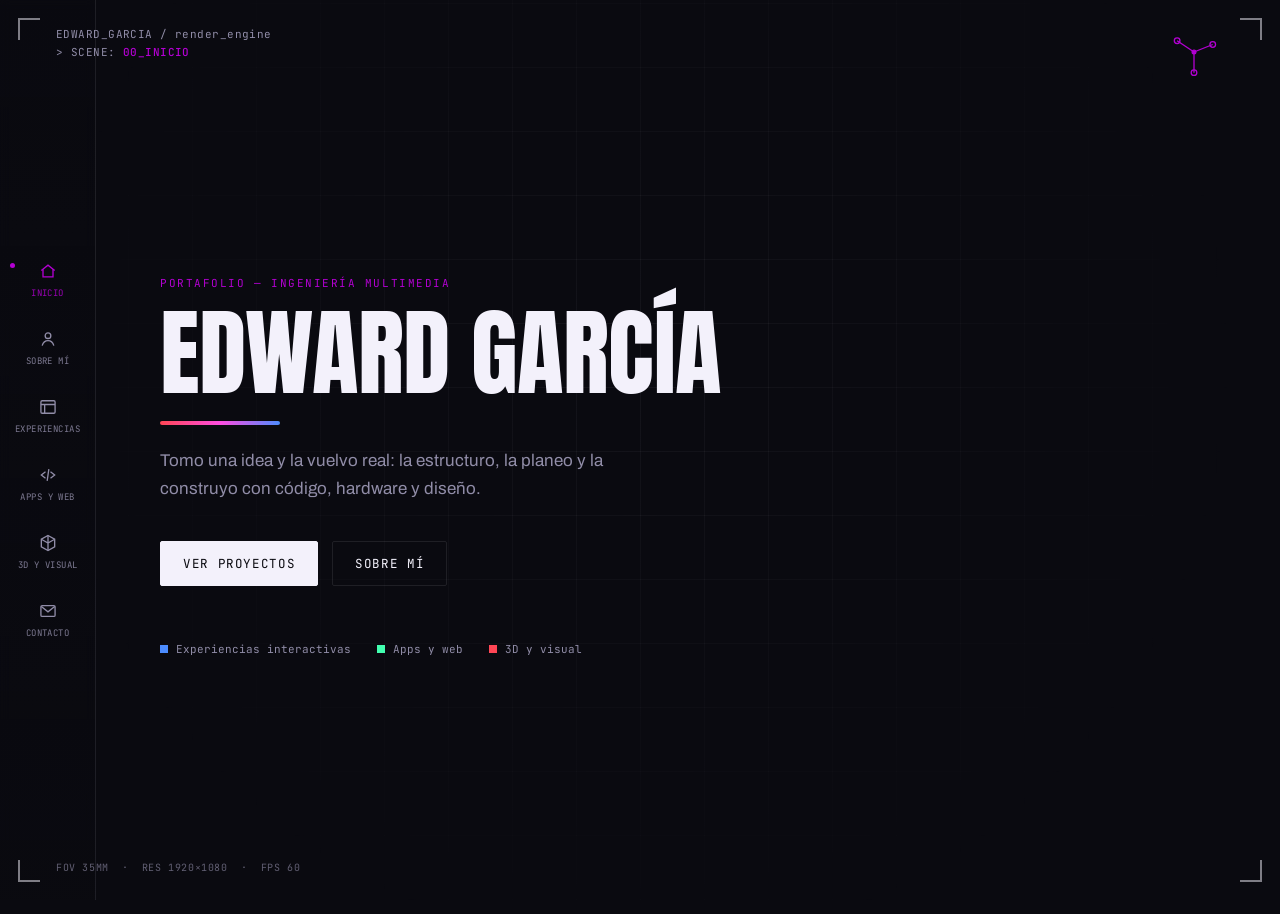
<file: index.html>
<!DOCTYPE html>
<html lang="es">
<head>
<meta charset="UTF-8">
<meta name="viewport" content="width=device-width, initial-scale=1.0">
<title>Edward García — Portafolio</title>
<meta name="description" content="Portafolio de Edward García, ingeniero en multimedia. Tomo una idea y la vuelvo real: la estructuro, la planeo y la construyo con código, hardware y diseño.">

<!-- Vista previa al compartir el link (LinkedIn, WhatsApp, etc.).
     og:image debe ser una URL COMPLETA (https://...) para que LinkedIn y
     WhatsApp la muestren; reemplazá https://edward132022.github.io/portafolio cuando esté publicado.
     Tamaño recomendado de preview.jpg: 1200 x 630 px, en la raíz del sitio. -->
<meta property="og:type" content="website">
<meta property="og:locale" content="es_CO">
<meta property="og:title" content="Edward García — Portafolio">
<meta property="og:description" content="Ingeniero en multimedia. Experiencias interactivas, apps y web, y 3D. Tomo una idea y la vuelvo real.">
<meta property="og:image" content="https://edward132022.github.io/portafolio/preview.jpg">
<meta property="og:url" content="https://edward132022.github.io/portafolio/">
<meta name="twitter:card" content="summary_large_image">

<!-- Tipografías: Anton (títulos, estilo póster/brutalista),
     Archivo (texto de lectura, grotesk crudo), JetBrains Mono (HUD, etiquetas) -->
<link rel="preconnect" href="https://fonts.googleapis.com">
<link rel="preconnect" href="https://fonts.gstatic.com" crossorigin>
<link href="https://fonts.googleapis.com/css2?family=Anton&family=Archivo:wght@400;500;600;700&family=JetBrains+Mono:wght@400;500&display=swap" rel="stylesheet">

<!-- Todo el CSS vive en style.css -->
<link rel="stylesheet" href="style.css">
</head>
<body>

<!--
  ESTE ARCHIVO ES SOLO EL "CASCARÓN" DEL SITIO.
  El contenido de cada escena (Inicio, Sobre mí, Experiencias interactivas,
  Apps y web, Hardware, 3D y visual, Contacto) vive en archivos separados dentro
  de la carpeta /sections/. script.js los carga con fetch() y los inserta
  dentro de <div class="scenes" id="scenesContainer"> al abrir la página
  (ver script.js, sección 0 "CARGA DE SECCIONES").

  IMPORTANTE: fetch() para leer archivos locales necesita que el sitio se
  sirva desde un servidor (no funciona abriendo el .html con doble clic
  en algunos navegadores, por una restricción de seguridad llamada CORS).
  Para verlo mientras trabajás en tu compu, usá una extensión tipo
  "Live Server" en VS Code, o corré en esta carpeta:
      python3 -m http.server
  y abrí http://localhost:8000
  Una vez que subas estos archivos a un hosting real (Netlify, GitHub
  Pages, Vercel, etc.) va a funcionar sin ningún problema.
-->

<!-- Fondo cuadriculado decorativo -->
<div class="grid-bg"></div>

<!-- Canvas de la estela de luz (dibujado por script.js) -->
<canvas id="trailCanvas"></canvas>

<!-- Barrido de color en cada cambio de escena -->
<div class="wipe" id="wipe"></div>

<!-- HUD decorativo -->
<div class="hud-corner tl"></div>
<div class="hud-corner tr"></div>
<div class="hud-corner bl"></div>
<div class="hud-corner br"></div>
<div class="hud-breadcrumb">EDWARD_GARCIA / render_engine<br>&gt; SCENE: <b id="breadcrumbScene">00_INICIO</b></div>
<div class="hud-gizmo spin" aria-hidden="true">
  <svg viewBox="0 0 64 64" fill="none" stroke="currentColor" stroke-width="1.4">
    <line x1="32" y1="32" x2="52" y2="24" /><line x1="32" y1="32" x2="14" y2="20" /><line x1="32" y1="32" x2="32" y2="54" />
    <circle cx="52" cy="24" r="3"/><circle cx="14" cy="20" r="3"/><circle cx="32" cy="54" r="3"/><circle cx="32" cy="32" r="2" fill="currentColor"/>
  </svg>
</div>
<div class="hud-readout">FOV 35MM&nbsp;&nbsp;·&nbsp;&nbsp;RES 1920×1080&nbsp;&nbsp;·&nbsp;&nbsp;FPS 60</div>

<div class="app">

  <!-- NAV: botones que llaman a goTo(id) en script.js. Sigue viviendo acá
       porque es parte del "cascarón" fijo, no de una escena individual. -->
  <nav class="nav" aria-label="Navegación de secciones">
    <button class="nav-item active" data-target="inicio" data-color="neutral">
      <svg viewBox="0 0 24 24"><path d="M4 11.5 12 5l8 6.5"/><path d="M6 10v9h12v-9"/></svg>
      <span class="lbl">Inicio</span><span class="dot"></span>
    </button>
    <button class="nav-item" data-target="sobre-mi" data-color="neutral">
      <svg viewBox="0 0 24 24"><circle cx="12" cy="8" r="3.4"/><path d="M5 20c1.2-4 4-6 7-6s5.8 2 7 6"/></svg>
      <span class="lbl">Sobre mí</span><span class="dot"></span>
    </button>
    <button class="nav-item" data-target="experiencias-interactivas" data-color="blue">
      <svg viewBox="0 0 24 24"><rect x="3.5" y="4.5" width="17" height="15" rx="1.5"/><path d="M3.5 9h17M8 9v10.5"/></svg>
      <span class="lbl">Experiencias</span><span class="dot"></span>
    </button>
    <button class="nav-item" data-target="apps-web" data-color="green">
      <svg viewBox="0 0 24 24"><path d="M9 8 4 12l5 4M15 8l5 4-5 4M13 5l-2 14"/></svg>
      <span class="lbl">Apps y web</span><span class="dot"></span>
    </button>
    <button class="nav-item" data-target="hardware" data-color="amber">
      <svg viewBox="0 0 24 24"><rect x="7" y="7" width="10" height="10" rx="1"/><path d="M10 7V4M14 7V4M10 20v-3M14 20v-3M7 10H4M7 14H4M20 10h-3M20 14h-3"/></svg>
      <span class="lbl">Hardware</span><span class="dot"></span>
    </button>
    <button class="nav-item" data-target="visual-3d" data-color="red">
      <svg viewBox="0 0 24 24"><path d="M12 3 20 7.5v9L12 21 4 16.5v-9L12 3Z"/><path d="M12 3v18M4 7.5l8 4.5 8-4.5"/></svg>
      <span class="lbl">3D y visual</span><span class="dot"></span>
    </button>
    <button class="nav-item" data-target="contacto" data-color="neutral">
      <svg viewBox="0 0 24 24"><rect x="3.5" y="5.5" width="17" height="13" rx="1.5"/><path d="M4 6.5 12 13l8-6.5"/></svg>
      <span class="lbl">Contacto</span><span class="dot"></span>
    </button>
  </nav>

  <!-- Acá script.js inyecta el contenido de /sections/*.html -->
  <div class="scenes" id="scenesContainer"></div>

</div>

<!-- Todo el JS vive en script.js -->
<script src="script.js" defer></script>
</body>
</html>
</file>
<file: style.css>
/* =========================================================================
   ARCHIVO: style.css
   Todo el diseño visual del portafolio. Organizado en bloques:
   1. Tokens (colores, tipografías)
   2. Fondo / HUD decorativo
   3. Navegación
   4. Escenas (layout general de cada "página")
   5. Banner interactivo de títulos de sección
   6. Hero (Inicio)
   7. Sobre mí
   8. Secciones de proyectos (lista + detalle)
   9. Escenas "en construcción"
   10. Contacto
   11. Fichas de proyecto (bloques de la plantilla nueva)
   12. Galería de clips + visor ampliado
   13. Video principal de ficha (portada, botón de play, marco)
========================================================================= */

/* ---------- 1. TOKENS ---------- */
:root{
  --bg:#0a0a10;
  --panel:#121220;
  --panel-2:#181828;
  --line: rgba(242,240,250,0.09);
  --text:#f3f1fb;
  --muted:#918da8;

  --red:#ff4655;     /* 3D y visual */
  --magenta:#ff4ce0; /* Sin canal propio (Ilustración se unió a 3D y visual); sigue en .hero-spectrum */
  --blue:#4c8cff;    /* Experiencias interactivas */
  --green:#42ffb0;   /* Apps y web */
  --amber:#ffc23d;   /* Hardware */
  --neutral:#b300d2; /* Inicio / Sobre mí / Contacto */

  --accent: var(--neutral); /* Cambia por JS según la escena activa */

  /* Tipografías: Anton (display, brutalista/poster) para títulos grandes,
     Archivo (grotesk crudo) para texto de lectura, JetBrains Mono para
     todo lo "técnico" (etiquetas, HUD, chips). */
  --display: 'Anton', sans-serif;
  --body: 'Archivo', sans-serif;
  --mono: 'JetBrains Mono', monospace;
}

*{box-sizing:border-box; margin:0; padding:0;}
html,body{height:100%;}
body{ background:var(--bg); color:var(--text); font-family:var(--body); overflow:hidden; -webkit-font-smoothing:antialiased; }
::selection{ background:var(--accent); color:#0a0a10; }
a{color:inherit; text-decoration:none;}
button{font-family:inherit; cursor:pointer; background:none; border:none; color:inherit;}
:focus-visible{ outline:2px solid var(--accent); outline-offset:4px; }

/* ---------- 2. FONDO / HUD ---------- */
.grid-bg{
  position:fixed; inset:0; z-index:0; pointer-events:none;
  background-image:
    repeating-linear-gradient(0deg, var(--line) 0 1px, transparent 1px 64px),
    repeating-linear-gradient(90deg, var(--line) 0 1px, transparent 1px 64px);
  mask-image: radial-gradient(circle at 50% 40%, black 0%, transparent 75%);
  opacity:.55;
}

/* Canvas de la estela de luz (suavizada: blur + opacidad bajos para que
   nunca compita con el contenido). Ver script.js sección 5. */
#trailCanvas{
  position:fixed; inset:0; z-index:0; pointer-events:none;
  filter: blur(16px);
  opacity:.55;
}

.app{ position:relative; z-index:1; height:100vh; width:100vw; }

.hud-corner{ position:fixed; width:22px; height:22px; z-index:40; border-color:var(--accent); opacity:.5; transition: border-color .5s ease; pointer-events:none; }
.hud-corner.tl{ top:18px; left:18px; border-top:2px solid; border-left:2px solid; }
.hud-corner.tr{ top:18px; right:18px; border-top:2px solid; border-right:2px solid; }
.hud-corner.bl{ bottom:18px; left:18px; border-bottom:2px solid; border-left:2px solid; }
.hud-corner.br{ bottom:18px; right:18px; border-bottom:2px solid; border-right:2px solid; }

.hud-breadcrumb{ position:fixed; top:26px; left:56px; z-index:40; font-family:var(--mono); font-size:11px; letter-spacing:.04em; color:var(--muted); line-height:1.6; pointer-events:none; }
.hud-breadcrumb b{ color:var(--accent); font-weight:500; transition:color .5s ease; }

.hud-gizmo{ position:fixed; top:22px; right:56px; z-index:40; width:60px; height:60px; pointer-events:none; }
.hud-gizmo svg{ width:100%; height:100%; transition: transform 70s linear; color:var(--accent); }
.hud-gizmo.spin svg{ transform: rotate(360deg); }

.hud-readout{ position:fixed; bottom:26px; left:56px; z-index:40; font-family:var(--mono); font-size:10px; letter-spacing:.06em; color:var(--muted); opacity:.65; pointer-events:none; }

@media (max-width: 720px){
  .hud-breadcrumb, .hud-gizmo, .hud-readout{ display:none; }
  .hud-corner{ width:14px; height:14px; }
}

/* ---------- 3. NAVEGACIÓN ---------- */
.nav{ position:fixed; top:0; left:0; height:100vh; width:96px; z-index:50; display:flex; flex-direction:column; align-items:center; justify-content:center; gap:6px; border-right:1px solid var(--line); background:linear-gradient(180deg, rgba(10,10,16,.4), rgba(10,10,16,.78)); backdrop-filter: blur(6px); }
.nav-item{ position:relative; display:flex; flex-direction:column; align-items:center; gap:6px; width:100%; padding:12px 4px; color:var(--muted); }
.nav-item svg{ width:20px; height:20px; stroke:currentColor; fill:none; stroke-width:1.6; transition: stroke .3s ease, transform .3s ease; }
.nav-item .lbl{ font-family:var(--mono); font-size:9px; letter-spacing:.05em; text-transform:uppercase; opacity:.85; }
.nav-item .dot{ position:absolute; left:10px; top:14px; width:5px; height:5px; border-radius:50%; background:var(--item-color, var(--neutral)); opacity:0; transition:opacity .3s ease; }
.nav-item:hover{ color:var(--text); }
.nav-item:hover svg{ transform: translateY(-2px); }
.nav-item.active{ color:var(--item-color, var(--text)); }
.nav-item.active .dot{ opacity:1; }
.nav-item.active svg{ stroke:var(--item-color, var(--text)); }

@media (max-width: 720px){
  .nav{ top:auto; bottom:0; left:0; height:64px; width:100vw; flex-direction:row; border-right:none; border-top:1px solid var(--line); justify-content:space-around; }
  .nav-item{ padding:6px 2px; width:auto; flex:1; }
  .nav-item .lbl{ font-size:7.5px; }
  .nav-item .dot{ left:50%; transform:translateX(-50%); top:2px; }
}

/* ---------- 4. ESCENAS (layout general) ---------- */
.scenes{ position:relative; height:100vh; margin-left:96px; }
@media (max-width:720px){ .scenes{ margin-left:0; height:calc(100vh - 64px); } }

.scene{ position:absolute; inset:0; overflow-y:auto; padding: 96px 64px 64px; opacity:0; visibility:hidden; transform: translateY(14px); transition: opacity .5s ease, transform .5s ease; }
.scene.active{ opacity:1; visibility:visible; transform:translateY(0); }
@media (max-width:720px){ .scene{ padding:70px 22px 40px; } }

.eyebrow{ font-family:var(--mono); font-size:11px; letter-spacing:.14em; text-transform:uppercase; color:var(--accent); margin-bottom:18px; transition:color .5s ease; }
h1,h2,h3{ font-family:var(--display); font-weight:400; letter-spacing:-.01em; text-transform:uppercase; }
p{ line-height:1.65; color:var(--muted); font-size:15.5px; max-width:62ch; }

.wipe{ position:fixed; inset:0; z-index:100; pointer-events:none; background:var(--accent); opacity:0; transform: scaleX(0); transform-origin:left; }
.wipe.play{ animation: wipe-sweep .55s ease forwards; }
@keyframes wipe-sweep{ 0%{ opacity:.9; transform:scaleX(0); transform-origin:left; } 48%{ opacity:.9; transform:scaleX(1); transform-origin:left; } 50%{ transform-origin:right; } 100%{ opacity:0; transform:scaleX(0); transform-origin:right; } }
@media (prefers-reduced-motion: reduce){ .wipe{ display:none; } .scene{ transition: opacity .25s ease; transform:none !important; } #trailCanvas{ display:none; } }

/* ---------- 5. BANNER INTERACTIVO DE TÍTULO ----------
   Cada título de sección son TRES copias del mismo texto superpuestas:
   .banner-outline -> solo el contorno (siempre visible, tenue)
   .banner-fill    -> relleno con degradado de color + textura
   .banner-image   -> una IMAGEN recortada con la forma de las letras
                      (se define por sección con data-img -> --banner-img)

   .banner-fill y .banner-image están OCULTAS por defecto (opacity:0) y
   solo aparecen al pasar el mouse por encima del banner (:hover), dentro
   de un círculo tipo "linterna" que sigue al cursor. El JS (sección 6 de
   script.js) actualiza --mx/--my en cada movimiento del mouse y lee
   data-img para poner la ruta de la imagen en --banner-img. */
.section-banner{ position:relative; display:inline-block; margin-bottom:26px; --reveal:180px; }
.banner-outline, .banner-fill, .banner-image{
  display:block; font-family:var(--display); font-weight:400; text-transform:uppercase;
  font-size:clamp(2.4rem, 9vw, 6rem); line-height:.92; letter-spacing:-.01em;
  white-space:normal;
}
.banner-outline{
  color:transparent;
  -webkit-text-stroke:1.5px var(--accent);
}

/* Capas reveladas por el mouse: mismo recorte (a la forma del texto) y
   misma máscara circular centrada en el cursor. Ocultas hasta :hover. */
.banner-fill, .banner-image{
  position:absolute; inset:0; color:transparent; pointer-events:none;
  -webkit-background-clip:text; background-clip:text;
  -webkit-mask-image: radial-gradient(circle var(--reveal) at var(--mx,50%) var(--my,50%), #000 0%, #000 55%, transparent 100%);
  mask-image: radial-gradient(circle var(--reveal) at var(--mx,50%) var(--my,50%), #000 0%, #000 55%, transparent 100%);
  opacity:0; transition: opacity .35s ease;
}
.section-banner:hover .banner-fill,
.section-banner:hover .banner-image{ opacity:1; }

.banner-fill{
  background:
    repeating-linear-gradient(135deg, transparent 0 8px, rgba(255,255,255,.10) 8px 9px),
    linear-gradient(120deg, var(--accent), var(--text) 150%);
  background-blend-mode: overlay;
}

/* La imagen se pone por sección con data-img (script.js sección 6). Va
   por encima del degradado, así que cuando hay imagen se ve la foto;
   si no hay data-img, --banner-img queda vacío y solo se ve el degradado. */
.banner-image{
  background-image: var(--banner-img);
  background-size: cover;
  background-position: center;
}
.section-banner:not([data-img]) .banner-image{ display:none; }

@media (max-width:720px){
  .banner-outline, .banner-fill, .banner-image{ font-size:clamp(2rem, 11vw, 3.4rem); }
}

/* ---------- 6. HERO (Inicio) ---------- */
#inicio{ display:flex; flex-direction:column; justify-content:center; }
.hero-name{ font-size: clamp(2.6rem, 8vw, 6rem); line-height:.94; perspective: 700px; text-transform:uppercase; color:var(--text); }
.hero-name .letter{
  display:inline-block; transform-style:preserve-3d;
  opacity:0; transform: rotateX(-100deg) translateY(14px);
  animation: letter-in .7s cubic-bezier(.2,.8,.2,1) forwards;
  animation-delay: calc(var(--i) * 35ms);
}
@keyframes letter-in{ to{ opacity:1; transform: rotateX(0) translateY(0); } }

/* Barra de colores: el degradado vive en un ::before el doble de ancho
   (dos ciclos) que se desplaza con transform. Se ve igual que antes, pero
   la animación usa solo transform, que el celular mueve sin repintar. */
.hero-spectrum{
  position:relative; overflow:hidden;
  width:120px; height:4px; margin-top:22px; border-radius:2px;
}
.hero-spectrum::before{
  content:''; position:absolute; top:0; bottom:0; left:0; width:400%;
  background: linear-gradient(90deg, var(--red), var(--magenta), var(--blue), var(--green), var(--red));
  background-size:50% 100%;
  transform: translateX(-50%);
  animation: spectrum-shift 6s linear infinite;
}
@keyframes spectrum-shift{ to{ transform: translateX(0); } }

.hero-sub{ margin-top:22px; font-size:17px; max-width:46ch; opacity:0; animation: fade-up .6s ease .5s forwards; }
.hero-cta{ margin-top:38px; display:flex; gap:14px; flex-wrap:wrap; opacity:0; animation: fade-up .6s ease .65s forwards; }
@keyframes fade-up{ from{opacity:0; transform:translateY(10px);} to{opacity:1; transform:translateY(0);} }

.btn{ font-family:var(--mono); font-size:12.5px; letter-spacing:.05em; text-transform:uppercase; padding:13px 22px; border-radius:2px; border:1px solid var(--line); display:inline-flex; align-items:center; gap:8px; color:var(--text); transition: border-color .25s ease, transform .2s ease; }
.btn:hover{ border-color:var(--accent); transform:translateY(-2px); }
.btn.primary{ background:var(--text); color:#0a0a10; border-color:var(--text); }
.btn.primary:hover{ background:var(--accent); border-color:var(--accent); color:#0a0a10; }
.hero-channels{ margin-top:56px; display:flex; gap:26px; flex-wrap:wrap; opacity:0; animation: fade-up .6s ease .8s forwards; }
.channel-tag{ font-family:var(--mono); font-size:11px; color:var(--muted); display:flex; align-items:center; gap:8px; text-transform:none; }
.channel-tag i{ width:8px; height:8px; display:inline-block; }

/* ---------- 7. SOBRE MÍ ---------- */
.mission{ font-family:var(--body); font-weight:600; font-size:clamp(1.4rem,3vw,2.1rem); line-height:1.35; max-width:22ch; color:var(--accent); margin-bottom:46px; text-transform:none; }
.about-grid{ display:grid; grid-template-columns: 1.2fr .8fr; gap:60px; max-width:1100px; }
@media (max-width:860px){ .about-grid{ grid-template-columns:1fr; gap:34px; } }
.about-meta{ font-family:var(--mono); font-size:11px; color:var(--muted); letter-spacing:.04em; margin-bottom:20px; }
.chips{ display:flex; flex-wrap:wrap; gap:10px; margin-top:22px; }
.chip{ font-family:var(--mono); font-size:11px; letter-spacing:.03em; padding:8px 12px; border:1px dashed var(--line); color:var(--muted); border-radius:2px; }
.about-note{ margin-top:28px; font-family:var(--mono); font-size:10.5px; color:var(--muted); border-left:2px solid var(--accent); padding-left:12px; opacity:.75; }

/* ---------- 8. SECCIONES DE PROYECTOS (lista + detalle) ---------- */
.scene-head{ max-width:70ch; margin-bottom:44px; }
.scene-head p{ margin-top:6px; }

.work-list{ max-width:920px; border-top:1px solid var(--line); }
.work-item{ display:flex; align-items:center; gap:24px; width:100%; text-align:left; padding:26px 4px; border-bottom:1px solid var(--line); border-left:2px solid transparent; transition: border-color .25s ease, padding-left .25s ease, background .25s ease; }
.work-item:hover, .work-item:focus-visible{ border-left-color:var(--accent); padding-left:18px; background:rgba(255,255,255,.02); }
.work-item .wi-tag{ font-family:var(--mono); font-size:10.5px; color:var(--accent); text-transform:uppercase; letter-spacing:.06em; width:120px; flex-shrink:0; }
.work-item .wi-title{ font-family:var(--display); font-weight:400; font-size:clamp(1.05rem,2.4vw,1.5rem); text-transform:uppercase; flex:1; }
.work-item .wi-arrow{ font-family:var(--mono); font-size:13px; color:var(--muted); transition: transform .25s ease, color .25s ease; }
.work-item:hover .wi-arrow{ transform: translateX(4px); color:var(--accent); }
@media (max-width:640px){
  .work-item{ flex-wrap:wrap; gap:6px 24px; }
  .work-item .wi-tag{ width:auto; order:1; }
  .work-item .wi-title{ order:2; width:100%; }
  .work-item .wi-arrow{ order:3; }
}

.project-detail{ max-width:960px; }
.detail-back{ font-family:var(--mono); font-size:11px; letter-spacing:.04em; color:var(--muted); display:inline-flex; align-items:center; gap:8px; margin-bottom:32px; }
.detail-back:hover{ color:var(--accent); }
/* Copia del botón al final de la ficha (la agrega script.js) */
.detail-back.is-bottom{ display:flex; width:100%; margin:48px 0 0; padding-top:20px; border-top:1px solid var(--line); }
.detail-head{ display:flex; justify-content:space-between; align-items:baseline; gap:16px; flex-wrap:wrap; margin-bottom:8px; }
.detail-head h3{ font-size: clamp(1.5rem,3.4vw,2.1rem); }
.project-tag{ font-family:var(--mono); font-size:10.5px; color:var(--accent); text-transform:uppercase; letter-spacing:.06em; }
.project-detail p{ margin:14px 0 26px; }

.embed-slot{ position:relative; border:1.5px dashed var(--line); border-radius:4px; aspect-ratio: 16/9; width:100%; display:flex; flex-direction:column; align-items:center; justify-content:center; gap:6px; color:var(--muted); text-align:center; padding:20px; font-family:var(--mono); font-size:12px; background: repeating-linear-gradient(135deg, transparent 0 12px, rgba(255,255,255,.02) 12px 24px); }
.embed-slot span{ font-size:10.5px; opacity:.7; max-width:40ch; }
/* Cuando pegás un <iframe> (Sketchfab, YouTube, etc.) dentro de un
   .embed-slot: ocupa todo el recuadro y se le quita el borde punteado
   de placeholder. */
.embed-slot iframe{ position:absolute; inset:0; width:100%; height:100%; border:0; border-radius:4px; }
.embed-slot:has(iframe){ border-style:solid; border-color:var(--line); padding:0; background:#000; }
/* Lo mismo para un <video> propio (archivos en images/videos/). */
.embed-slot video{ position:absolute; inset:0; width:100%; height:100%; border:0; border-radius:4px; object-fit:contain; background:#000; }
.embed-slot:has(video){ border-style:solid; border-color:var(--line); padding:0; background:#000; }
/* Y para una imagen principal (<img>) en lugar de video. */
.embed-slot > img{ position:absolute; inset:0; width:100%; height:100%; object-fit:cover; display:block; border-radius:4px; }
.embed-slot:has(> img){ border-style:solid; border-color:var(--line); padding:0; background:#000; }

.process-row{ display:grid; grid-template-columns:repeat(auto-fit, minmax(150px,1fr)); gap:12px; margin-top:18px; }
@media (max-width:640px){ .process-row{ grid-template-columns:repeat(2,1fr); } }
.process-slot{ border:1.5px dashed var(--line); border-radius:4px; aspect-ratio:1; display:flex; align-items:center; justify-content:center; text-align:center; font-family:var(--mono); font-size:10px; color:var(--muted); padding:10px; overflow:hidden; }
/* Cuando el slot es una foto real (un <img> dentro): la imagen llena el
   cuadrado, sin borde punteado, y hace un leve zoom al pasar el mouse. */
.process-slot:has(img){ border-style:solid; padding:0; }
.process-slot img{ width:100%; height:100%; object-fit:cover; display:block; transition:transform .3s ease; }
.process-slot:hover img{ transform:scale(1.05); }

.illus-slot-lg{ border:1.5px dashed var(--line); border-radius:4px; aspect-ratio:4/3; width:100%; display:flex; align-items:center; justify-content:center; text-align:center; font-family:var(--mono); font-size:12px; color:var(--muted); overflow:hidden; }
/* Cuando el slot grande tiene una imagen real: la foto lo llena, sin
   borde punteado. */
.illus-slot-lg:has(img){ border-style:solid; }
.illus-slot-lg img{ width:100%; height:100%; object-fit:cover; display:block; }

/* Galería de miniaturas debajo de la imagen principal (piezas extra de
   una misma serie). Reutiliza el mismo look que .process-slot. */
.illus-gallery{ display:grid; grid-template-columns:repeat(auto-fit, minmax(150px,1fr)); gap:12px; margin-top:12px; }

.ext-link{ margin-top:22px; display:inline-flex; align-items:center; gap:8px; font-family:var(--mono); font-size:12px; color:var(--text); border-bottom:1px solid var(--line); padding-bottom:3px; }
.ext-link:hover{ color:var(--accent); border-color:var(--accent); }

/* ---------- 9. ESCENAS "EN CONSTRUCCIÓN" ---------- */
.soon-wrap{ max-width:640px; }
.progress-track{ height:3px; width:100%; background:var(--line); margin:26px 0 10px; border-radius:2px; overflow:hidden; }
.progress-fill{ height:100%; background:var(--accent); }
.soon-meta{ font-family:var(--mono); font-size:11px; color:var(--muted); display:flex; justify-content:space-between; }

/* ---------- 10. CONTACTO ---------- */
.contact-links{ display:flex; flex-direction:column; gap:2px; margin-top:30px; max-width:520px; }
.contact-row{ display:flex; justify-content:space-between; align-items:center; padding:18px 4px; border-bottom:1px solid var(--line); font-family:var(--mono); font-size:14px; }
.contact-row span:first-child{ color:var(--muted); font-size:11px; text-transform:uppercase; letter-spacing:.06em; }
.contact-row a:hover{ color:var(--accent); }

/* ---------- 11. FICHAS DE PROYECTO ----------
   Solo espaciado/estructura para la plantilla de ficha (ver
   sections/experiencias-interactivas.html). Reutiliza los tokens y el
   look existentes: bordes var(--line), números en mono con var(--accent).
   El resto de la ficha usa clases que ya existían (.chips/.chip,
   .eyebrow, .embed-slot, .process-row/.process-slot, .btn, .about-note). */
.project-detail .chips{ margin-top:14px; }
.detail-block{ margin-top:34px; }
.detail-block .eyebrow{ margin-bottom:10px; }
.detail-block p{ margin:0 0 6px; }
.detail-block + .embed-slot{ margin-top:30px; }
.how-list{ list-style:none; max-width:62ch; border-top:1px solid var(--line); counter-reset:how; }
.how-list li{ counter-increment:how; display:flex; gap:18px; padding:14px 4px; border-bottom:1px solid var(--line); color:var(--muted); font-size:15.5px; line-height:1.65; }
.how-list li::before{ content:counter(how, decimal-leading-zero); font-family:var(--mono); font-size:10.5px; color:var(--accent); padding-top:5px; flex-shrink:0; }
.detail-links{ display:flex; gap:14px; flex-wrap:wrap; margin-top:30px; }
/* Etiqueta "En desarrollo" (la agrega script.js según PROJECTS): es una
   .chip normal; acá solo se alinea dentro de la fila de la lista. */
.work-item .chip{ flex-shrink:0; padding:4px 10px; font-size:10px; }

/* ---------- 12. GALERÍA DE CLIPS + VISOR ----------
   Videos cortos que se ven como GIFs (plantilla en
   sections/experiencias-interactivas.html; lógica en script.js bloque 7).
   Cada cuadro reutiliza .process-slot (borde punteado de placeholder);
   cuando el video carga, pasa a borde sólido igual que las fotos. */
.clip-gallery{ display:grid; grid-template-columns:repeat(2, 1fr); gap:12px; margin-top:30px; }
@media (max-width:640px){ .clip-gallery{ grid-template-columns:1fr; } }
/* Con exactamente 3 clips: una fila de 3 en vez de 2 + 1 suelto */
@media (min-width:641px){ .clip-gallery:has(> .clip:nth-child(3):last-child){ grid-template-columns:repeat(3, 1fr); } }
/* Con 5, 7… clips: el último ocupa toda la fila para no quedar suelto */
.clip-gallery > .clip:last-child:nth-child(odd):not(:nth-child(1)):not(:nth-child(3)){ grid-column:1 / -1; }
/* Variante para imágenes verticales (pósters 4:5): fila de 4, o 2x2 en celular */
.clip-gallery.is-portrait{ grid-template-columns:repeat(4, 1fr); }
@media (max-width:640px){ .clip-gallery.is-portrait{ grid-template-columns:repeat(2, 1fr); } }
.clip-gallery.is-portrait .clip-slot{ aspect-ratio:4/5; }
.clip-slot{ position:relative; width:100%; aspect-ratio:16/9; cursor:zoom-in; }
.clip-slot video{ position:absolute; inset:0; width:100%; height:100%; object-fit:cover; display:block; transition:transform .3s ease; }
.clip-slot.is-ready{ border-style:solid; padding:0; background:#000; }
.clip-slot.is-ready .clip-ph{ display:none; }
.clip-slot.is-missing{ cursor:default; }
.clip-slot:hover video{ transform:scale(1.05); }
/* La galería también acepta fotos (<img> en vez de <video>): se muestran
   completas (contain) porque suelen ser láminas con varias imágenes. */
.clip-slot img{ position:absolute; inset:0; width:100%; height:100%; object-fit:contain; display:block; }
.clip-slot.is-ready:has(img){ background:var(--bg); }
.clip-caption{ margin-top:8px; font-family:var(--mono); font-size:10.5px; letter-spacing:.04em; color:var(--muted); }

/* Visor ampliado (lo crea script.js una sola vez). Queda debajo del
   barrido (.wipe, z-index 100) y encima del nav y del HUD. */
.lightbox{ position:fixed; inset:0; z-index:90; display:flex; flex-direction:column; align-items:center; justify-content:center; gap:14px; padding:72px 40px 40px; background:rgba(10,10,16,.92); backdrop-filter:blur(6px); }
.lightbox[hidden]{ display:none; }
.lightbox-stage video, .lightbox-stage img{ display:block; max-width:min(1100px, 90vw); max-height:76vh; width:auto; height:auto; border:1px solid var(--line); border-radius:4px; background:#000; }
.lightbox-caption{ font-family:var(--mono); font-size:11px; letter-spacing:.04em; color:var(--muted); text-align:center; max-width:70ch; }
.lightbox-caption[hidden]{ display:none; }
.lightbox-close{ position:absolute; top:24px; right:24px; }

/* ---------- 13. VIDEO PRINCIPAL DE FICHA ----------
   Plantilla en sections/experiencias-interactivas.html; lógica en
   script.js bloque 8. Se apoya en .embed-slot (borde sólido + fondo negro
   cuando tiene video) y le agrega:
   - Tamaño: la proporción la pone JS según el video (--mv-ratio / --mv-ar)
     y el ancho se limita para que el alto nunca pase de 70vh. En pantallas
     angostas ocupa todo el ancho disponible.
   - Marco: corchetes de esquina como los del HUD, en el color de la sección.
   - Capa de reproducción: botón circular + etiqueta estilo .btn, que
     desaparece al darle play (.is-playing). */
.main-video{
  aspect-ratio: var(--mv-ratio, 16 / 9);
  width: min(100%, calc(70vh * var(--mv-ar, 1.7778)));
  border-color: rgba(242,240,250,.16);
}
.main-video video{ object-fit:contain; }

.mv-corner{ position:absolute; width:18px; height:18px; border:0 solid var(--accent); opacity:.6; pointer-events:none; transition:border-color .5s ease; }
.mv-corner.tl{ top:-7px; left:-7px; border-top-width:2px; border-left-width:2px; }
.mv-corner.tr{ top:-7px; right:-7px; border-top-width:2px; border-right-width:2px; }
.mv-corner.bl{ bottom:-7px; left:-7px; border-bottom-width:2px; border-left-width:2px; }
.mv-corner.br{ bottom:-7px; right:-7px; border-bottom-width:2px; border-right-width:2px; }

.mv-overlay{ position:absolute; inset:0; z-index:1; display:flex; flex-direction:column; align-items:center; justify-content:center; gap:16px; border-radius:4px; background:linear-gradient(180deg, rgba(10,10,16,.1), rgba(10,10,16,.5)); transition:background .3s ease; }
.mv-overlay:hover{ background:linear-gradient(180deg, rgba(10,10,16,.25), rgba(10,10,16,.62)); }
.mv-icon{ width:68px; height:68px; border-radius:50%; border:1.5px solid var(--accent); background:rgba(10,10,16,.6); backdrop-filter:blur(4px); display:grid; place-items:center; transition:transform .25s ease, background .25s ease; }
.mv-icon::before{ content:''; margin-left:5px; border-style:solid; border-width:10px 0 10px 16px; border-color:transparent transparent transparent var(--accent); transition:border-color .25s ease; }
.mv-overlay:hover .mv-icon{ transform:scale(1.07); background:var(--accent); }
.mv-overlay:hover .mv-icon::before{ border-left-color:#0a0a10; }
.mv-label{ font-weight:500; background:rgba(10,10,16,.72); backdrop-filter:blur(4px); padding:9px 16px; }
.mv-overlay:hover .mv-label{ border-color:var(--accent); transform:translateY(-2px); }
.mv-time{ font-style:normal; color:var(--muted); }
.mv-time:not(:empty)::before{ content:'·'; margin:0 10px; }
.main-video.is-playing .mv-overlay{ display:none; }

@media (max-width:640px){
  .main-video{ width:100%; }
  .mv-icon{ width:54px; height:54px; }
  .mv-label{ font-size:11px; padding:7px 12px; }
}

/* ---------- 14. RENDIMIENTO EN CELULAR ----------
   Sin cambiar el diseño: en pantallas táctiles y chicas se apagan los
   efectos que dependen del mouse o que obligan a repintar mucho.
   - La estela de luz (#trailCanvas) y el revelado del título necesitan
     cursor: en táctil no se ven bien, así que se apagan (y script.js ni
     siquiera descarga la imagen del título).
   - backdrop-filter (desenfoque del fondo) es caro al hacer scroll: se
     reemplaza por un fondo casi opaco, que se ve prácticamente igual. */
@media (hover: none), (pointer: coarse){
  #trailCanvas{ display:none; }
  .banner-fill, .banner-image{ display:none; }
}
@media (max-width: 720px){
  .nav{ backdrop-filter:none; background:rgba(10,10,16,.94); }
  .mv-icon, .mv-label{ backdrop-filter:none; background:rgba(10,10,16,.82); }
  .lightbox{ backdrop-filter:none; background:rgba(10,10,16,.96); }
  #trailCanvas{ display:none; }
}
</file>
